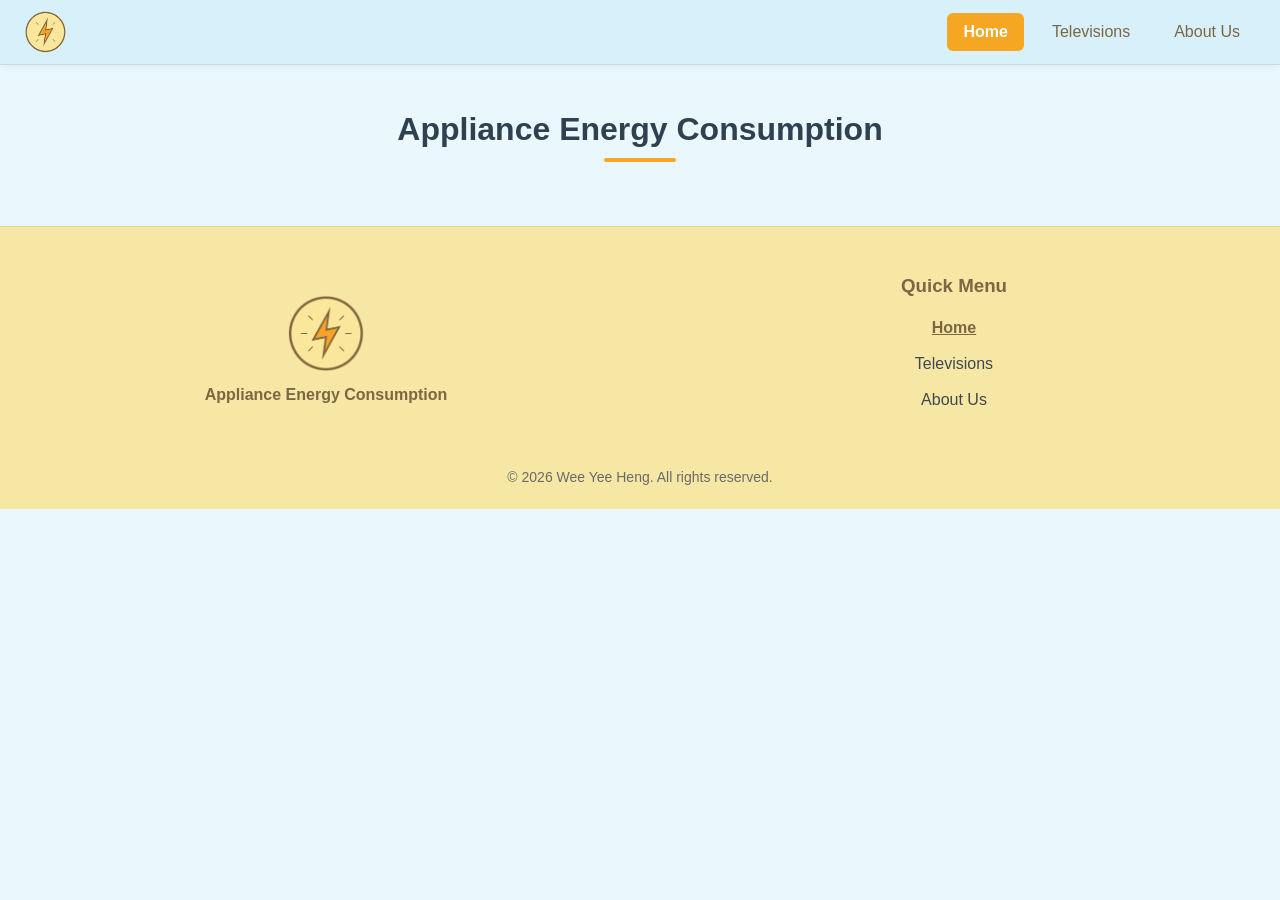
<file: index.html>
<!DOCTYPE html>
<html lang="en">
<head>
  <meta charset="utf-8">
  <meta name="viewport" content="width=device-width, initial-scale=1.0">
  <meta name="description" content="Appliance Energy Consumption Website for COS30045 Tutorial 1(a)">
  <meta name="keywords" content="COS30045, Tutorial 1(a), Index, Appliance Energy Consumption Website">
  <meta name="author" content="Wee Yee Heng">
  <link rel="stylesheet" href="style.css">
  <link rel="icon" type="image/x-icon" href="images/favicon.ico">
  <script type="text/javascript" src="script.js"></script>
  <title>Appliance Energy Consumption</title>
</head>
<body>
  <!-- Header / Navbar -->
  <header class="navbar">
    <div class="navbar-inner">
      <nav class="navlogo">
        <a href="index.html" onclick="goToPage('index.html'); return false;">
          <img src="images/power_logo.png" alt="Appliance Energy Consumption Home">
        </a>
      </nav>
      <nav class="navpage">
        <a href="index.html" onclick="goToPage('index.html'); return false;">Home</a>
        <a href="televisions.html" onclick="goToPage('televisions.html'); return false;">Televisions</a>
        <a href="about.html" onclick="goToPage('about.html'); return false;">About Us</a>
      </nav>
    </div>
  </header>

  <main class="main">
    <!--<section class="page-hero">
      <p class="page-eyebrow page-eyebrow-home">Welcome</p>
      <h1>Appliance Energy Consumption</h1>
      <p class="intro">
        Household appliances contribute significantly to residential
        electricity usage in Australia. This website explores the energy
        consumption patterns of common household appliances in the
        Australian market.
      </p>
    </section>-->

    <h1>Appliance Energy Consumption</h1>
    <div id="content"></div>
    
    <!-- NEW: Container for T04-3 chart -->
    <div class="responsive-svg-container"></div>

    <!-- Utility buttons -->
    <a href="#" class="scroll-btn"><img src="images/scroll.png" alt="Scroll To The Top"></a>
  </main>

  <!-- Footer -->
  <footer class="footer">
    <div class="footer-wrap">
      <div class="footer-brand">
        <figure class="footer-logo">
          <a href="index.html" onclick="goToPage('index.html'); return false;">
            <img src="images/power_logo.png" alt="Appliance Energy Consumption Home">
          </a>
          <figcaption>Appliance Energy Consumption</figcaption>
        </figure>
      </div>

      <nav class="footer-menu">
        <h3>Quick Menu</h3>
        <ul>
          <li><a href="index.html" onclick="goToPage('index.html'); return false;">Home</a></li>
          <li><a href="televisions.html" onclick="goToPage('televisions.html'); return false;">Televisions</a></li>
          <li><a href="about.html" onclick="goToPage('about.html'); return false;">About Us</a></li>
        </ul>
      </nav>
    </div>
    <div class="legal">© 2026 Wee Yee Heng. All rights reserved.</div>
  </footer>

  <!-- D3 library -->
  <script src="https://d3js.org/d3.v7.min.js"></script>
  <!-- NEW: T04-4 loader -->
  <script src="t04-4-load.js"></script>
  <!-- T04-4 loads CSV then calls createBarChart -->
  <script src="t04-5-bars.js"></script>
  <!-- T04-5 defines createBarChart -->
  <!-- Old js files (disabled while doing T04-5) -->
  <!-- <script src="energy-d3.js"></script> -->
  <!-- <script src="t04-3-bars.js"></script> -->
</body>
</html>
</file>
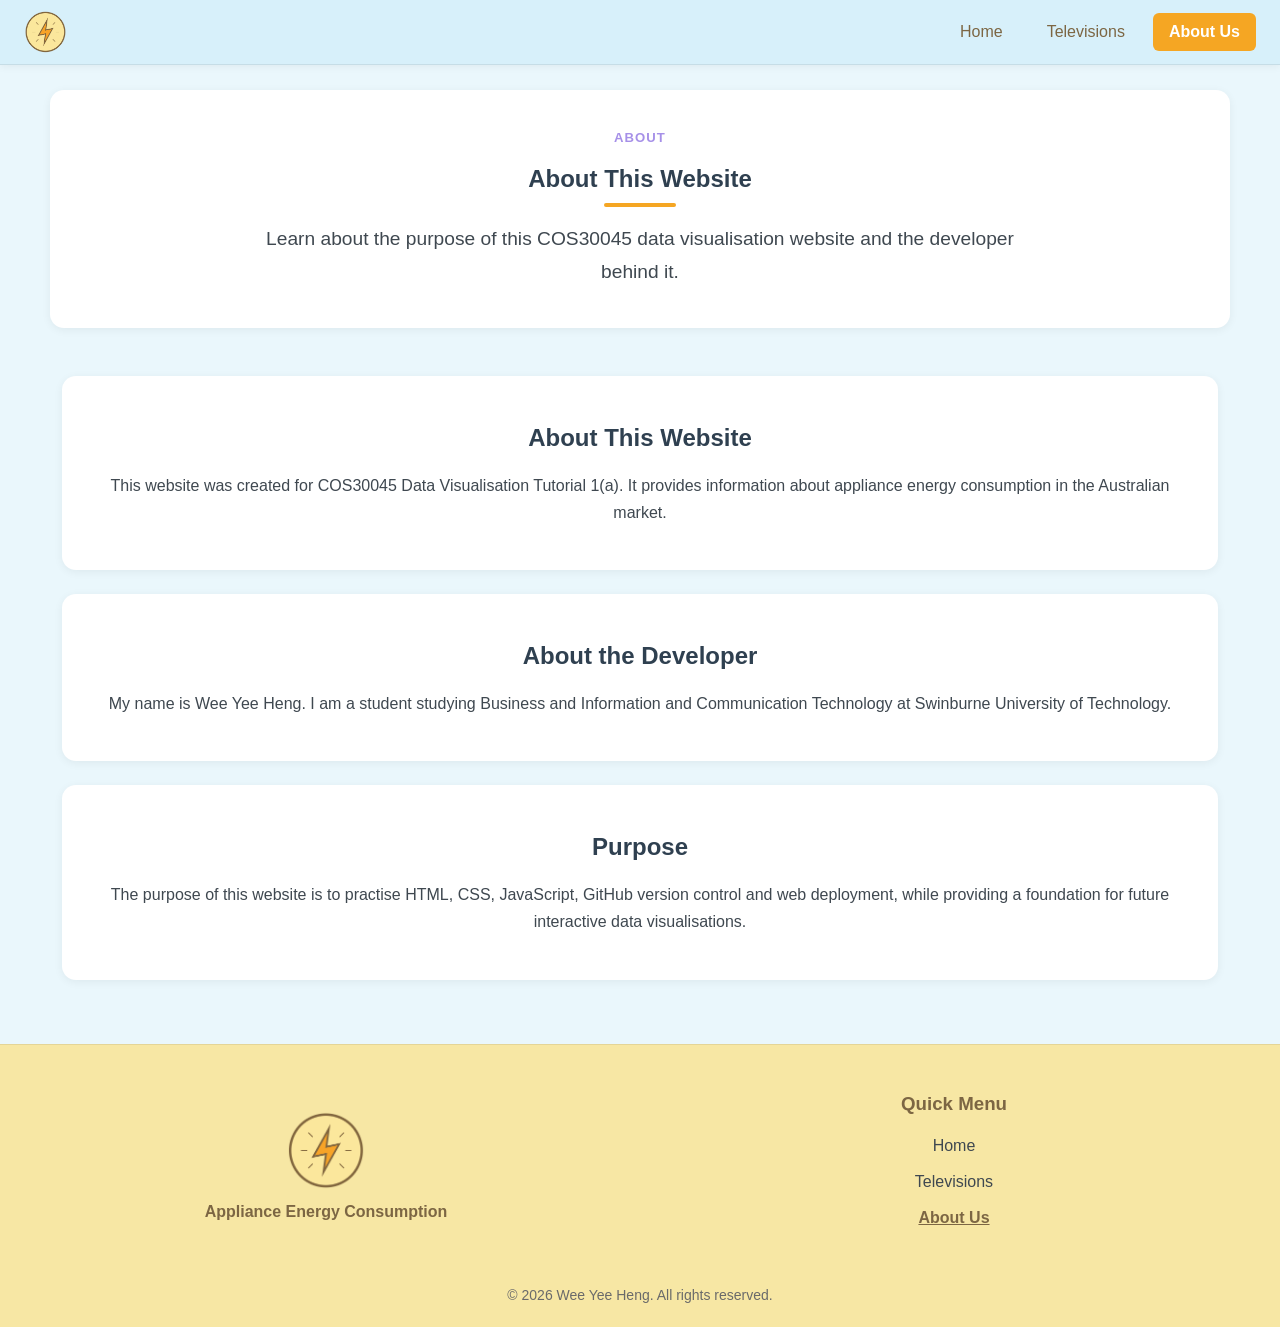
<file: about.html>
<!DOCTYPE html>
<html lang="en">
<head>
  <meta charset="utf-8">
  <meta name="viewport" content="width=device-width, initial-scale=1.0">
  <meta name="description" content="Appliance Energy Consumption Website for COS30045 Tutorial 1(a)">
  <meta name="keywords" content="COS30045, Tutorial 1(a), About Us, Appliance Energy Consumption Website">
  <meta name="author" content="Wee Yee Heng">
  <link rel="stylesheet" href="style.css">
  <link rel="icon" type="image/x-icon" href="images/favicon.ico">
  <script type="text/javascript" src="script.js"></script>
  <title>Appliance Energy Consumption</title>
</head>
<body>
  <!-- Header / Navbar -->
  <header class="navbar">
    <div class="navbar-inner">
      <nav class="navlogo">
        <a href="index.html" onclick="goToPage('index.html'); return false;">
          <img src="images/power_logo.png" alt="Appliance Energy Consumption Home">
        </a>
      </nav>
      <nav class="navpage">
        <a href="index.html" onclick="goToPage('index.html'); return false;">Home</a>
        <a href="televisions.html" onclick="goToPage('televisions.html'); return false;">Televisions</a>
        <a href="about.html" onclick="goToPage('about.html'); return false;">About Us</a>
      </nav>
    </div>
  </header>

  <main class="main">
    <section class="page-hero">
      <p class="page-eyebrow page-eyebrow-about">About</p>
      <h1>About This Website</h1>
      <p class="intro">
        Learn about the purpose of this COS30045 data visualisation website
        and the developer behind it.
      </p>
    </section>

    <section class="about-section">
      <h2>About This Website</h2>
      <p>
        This website was created for COS30045 Data Visualisation
        Tutorial 1(a). It provides information about appliance energy
        consumption in the Australian market.
      </p>
    </section>

    <section class="about-section">
      <h2>About the Developer</h2>
      <p>
        My name is Wee Yee Heng. I am a student studying Business and
        Information and Communication Technology at Swinburne University
        of Technology.
      </p>
    </section>

    <section class="about-section">
      <h2>Purpose</h2>
      <p>
        The purpose of this website is to practise HTML, CSS, JavaScript,
        GitHub version control and web deployment, while providing a
        foundation for future interactive data visualisations.
      </p>
    </section>

    <!-- Utility buttons -->
    <a href="#" class="scroll-btn"><img src="images/scroll.png" alt="Scroll To The Top"></a>
  </main>

  <!-- Footer -->
  <footer class="footer">
    <div class="footer-wrap">
      <div class="footer-brand">
        <figure class="footer-logo">
          <a href="index.html" onclick="goToPage('index.html'); return false;">
            <img src="images/power_logo.png" alt="Appliance Energy Consumption Home">
          </a>
          <figcaption>Appliance Energy Consumption</figcaption>
        </figure>
      </div>

      <nav class="footer-menu">
        <h3>Quick Menu</h3>
        <ul>
          <li><a href="index.html" onclick="goToPage('index.html'); return false;">Home</a></li>
          <li><a href="televisions.html" onclick="goToPage('televisions.html'); return false;">Televisions</a></li>
          <li><a href="about.html" onclick="goToPage('about.html'); return false;">About Us</a></li>
        </ul>
      </nav>
    </div>
    <div class="legal">© 2026 Wee Yee Heng. All rights reserved.</div>
  </footer>
</body>
</html>
</file>
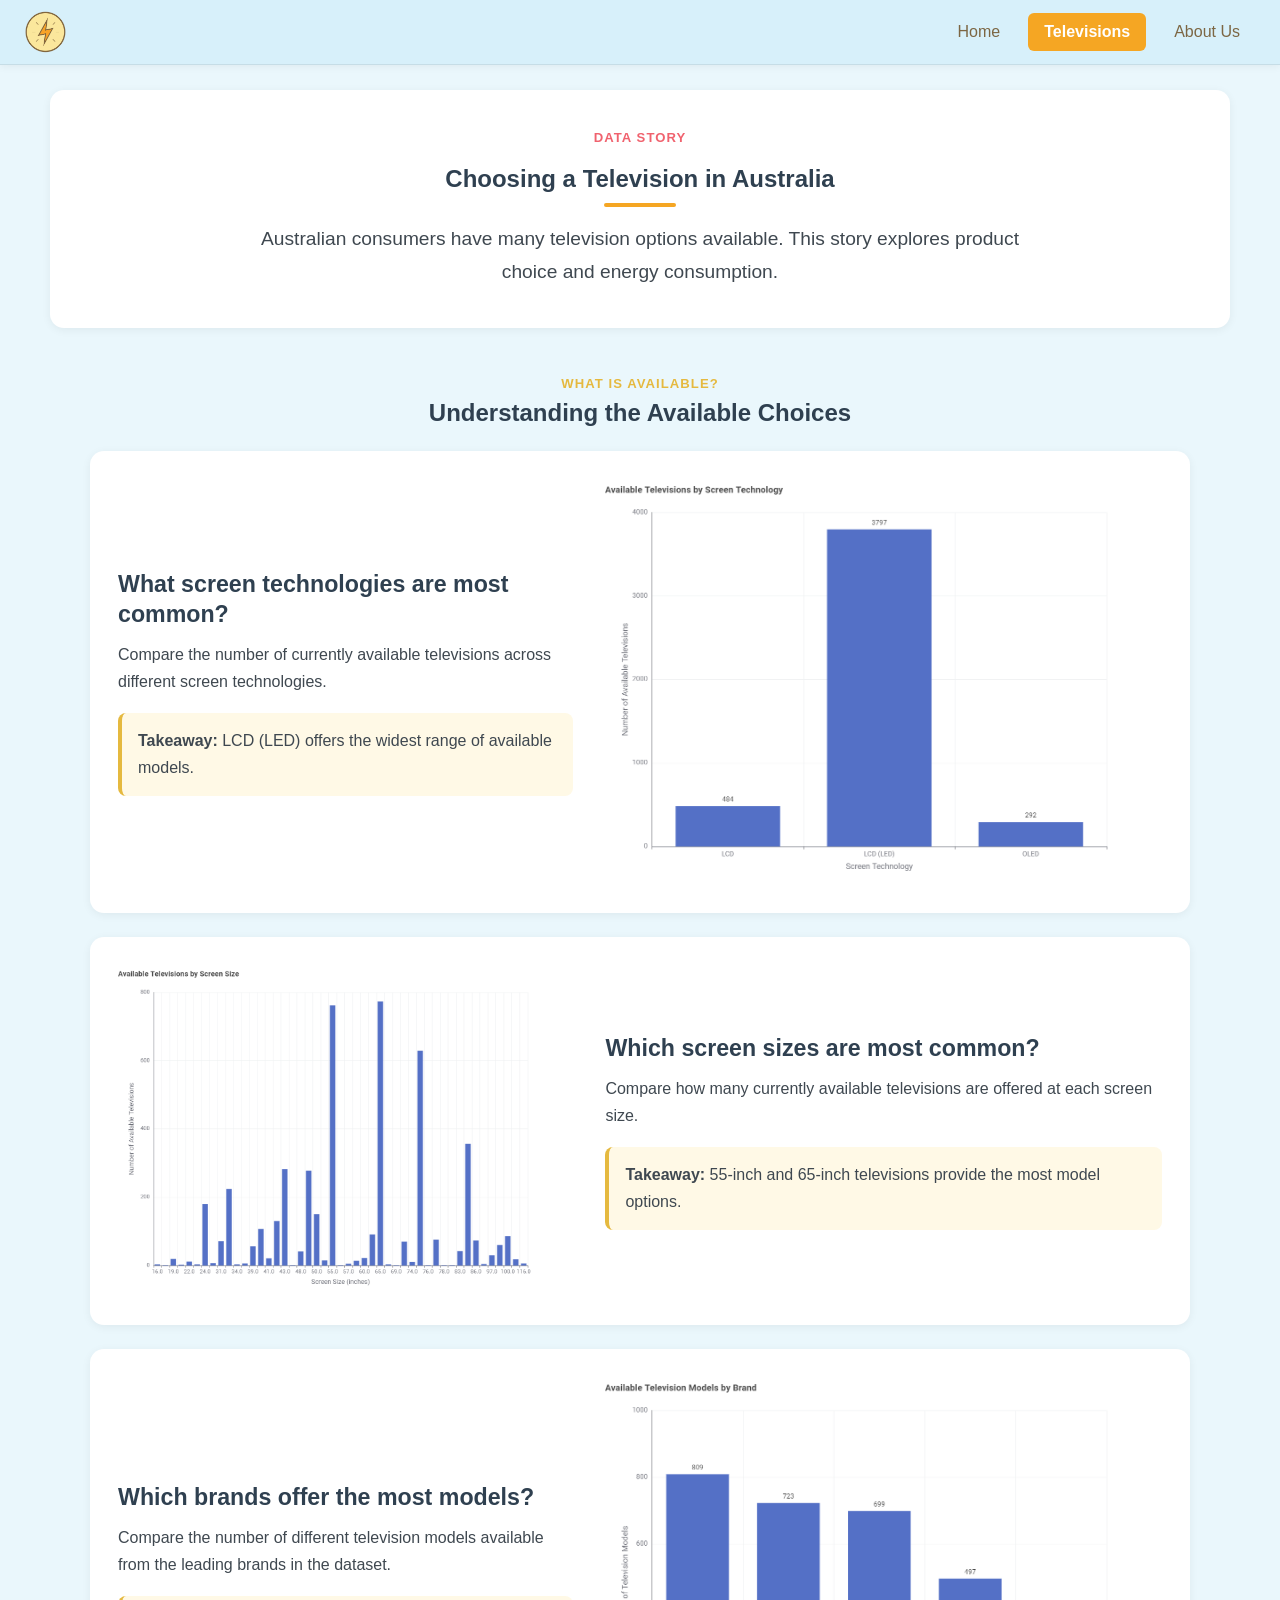
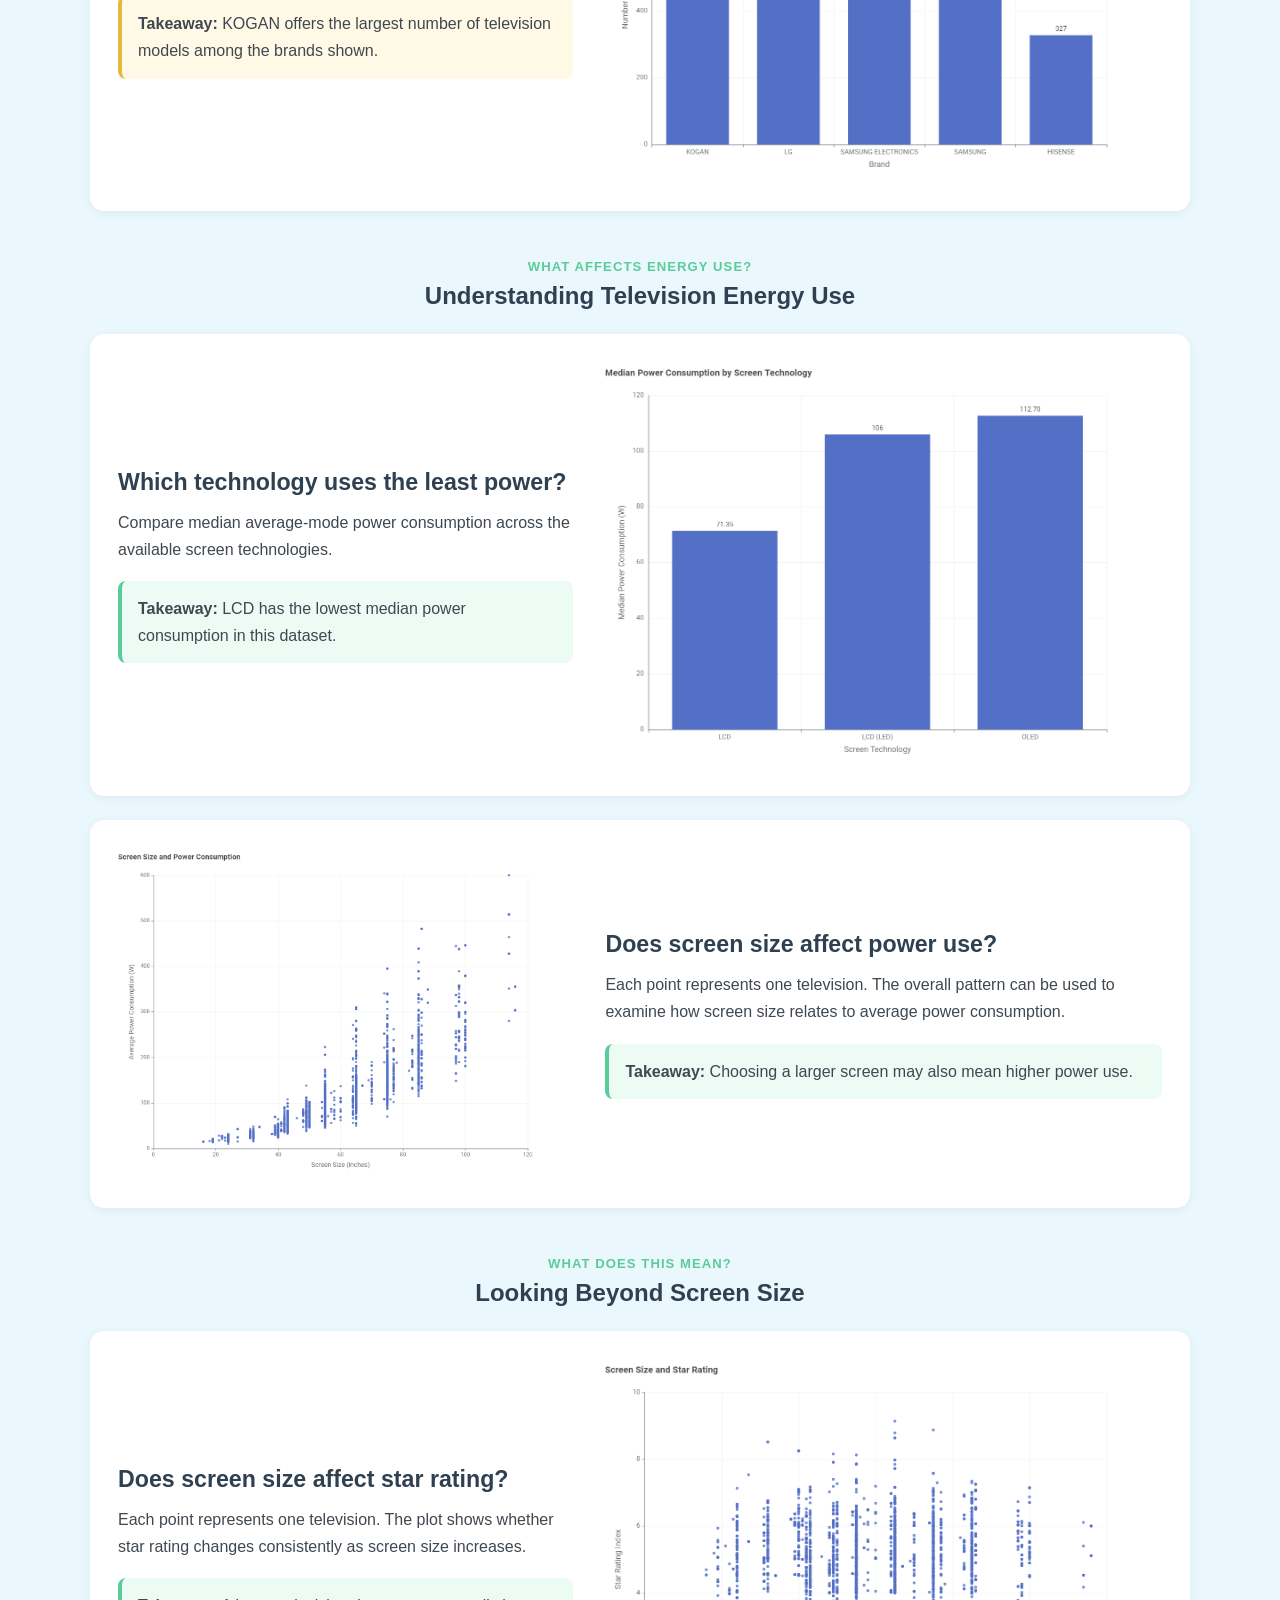
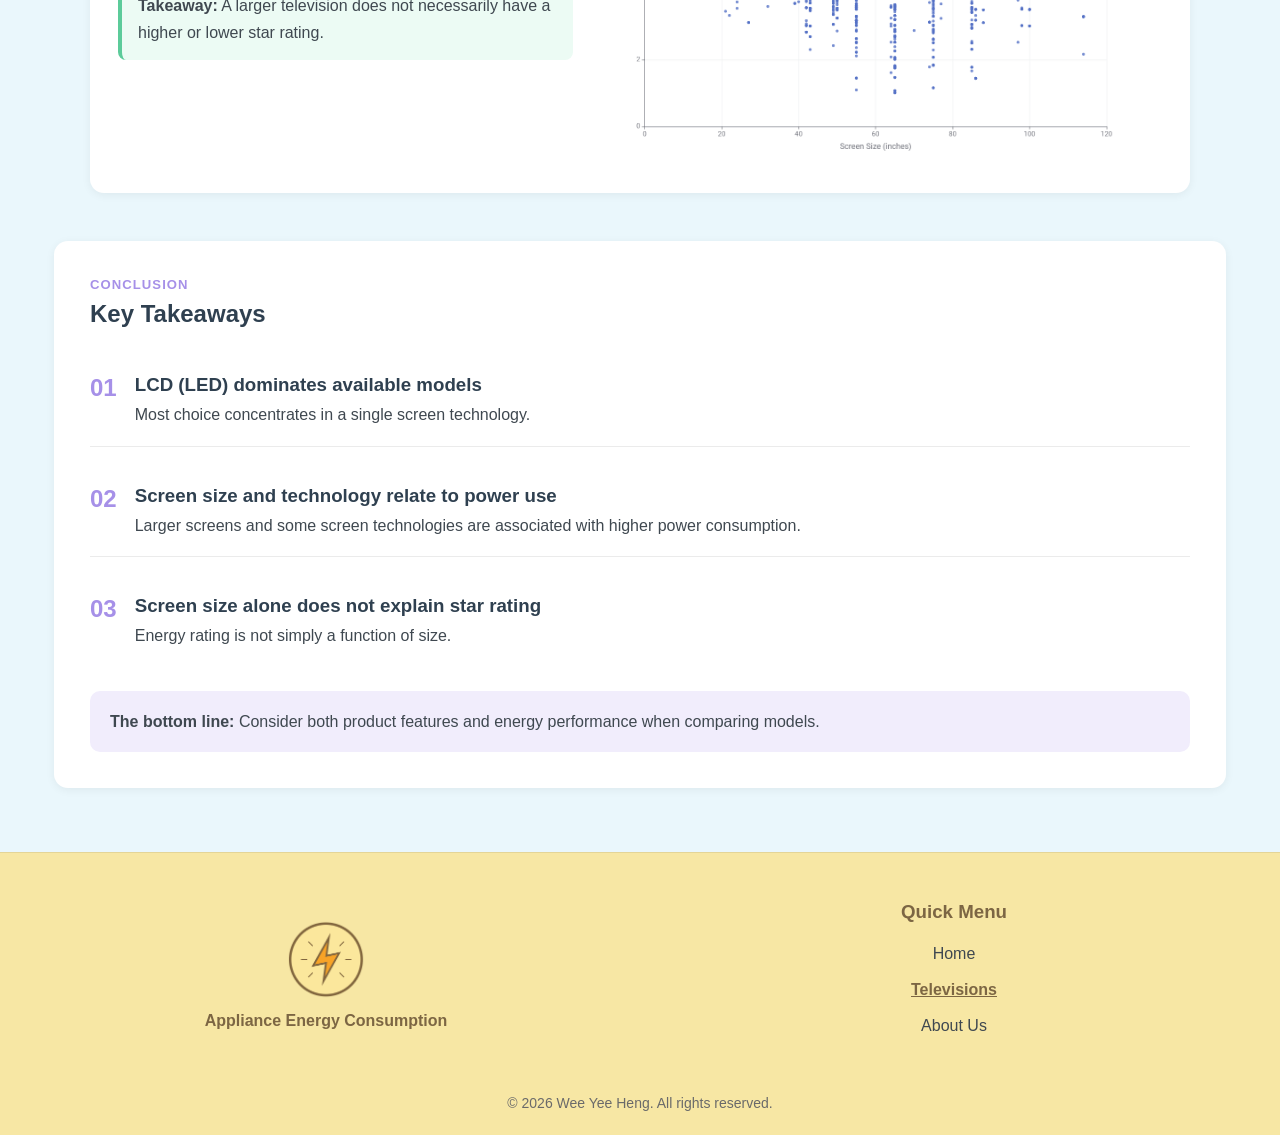
<file: televisions.html>
<!DOCTYPE html>
<html lang="en">
<head>
  <meta charset="utf-8">
  <meta name="viewport" content="width=device-width, initial-scale=1.0">
  <meta name="description" content="A data story exploring television choice and energy consumption in Australia for COS30045.">
  <meta name="keywords" content="COS30045, Data Visualisation, Televisions, Energy Consumption, Australia">
  <meta name="author" content="Wee Yee Heng">
  <link rel="stylesheet" href="style.css">
  <link rel="icon" type="image/x-icon" href="images/favicon.ico">
  <script type="text/javascript" src="script.js"></script>
  <title>Television Energy Consumption</title>
</head>
<body>
  <!-- Header / Navbar -->
  <header class="navbar">
    <div class="navbar-inner">
      <nav class="navlogo">
        <a href="index.html" onclick="goToPage('index.html'); return false;">
          <img src="images/power_logo.png" alt="Appliance Energy Consumption Home">
        </a>
      </nav>
      <nav class="navpage">
        <a href="index.html" onclick="goToPage('index.html'); return false;">Home</a>
        <a href="televisions.html" onclick="goToPage('televisions.html'); return false;">Televisions</a>
        <a href="about.html" onclick="goToPage('about.html'); return false;">About Us</a>
      </nav>
    </div>
  </header>

  <main class="main television-story">
    <!-- Story introduction -->
    <section class="page-hero">
      <p class="page-eyebrow page-eyebrow-story">Data Story</p>
      <h1>Choosing a Television in Australia</h1>
      <p class="intro">
        Australian consumers have many television options available.
        This story explores product choice and energy consumption.
      </p>
    </section>

    <!-- What is available? -->
    <section class="story-group" aria-labelledby="available-heading">
      <div class="story-group-heading">
        <p class="story-eyebrow story-eyebrow-choice">What is available?</p>
        <h2 id="available-heading">Understanding the Available Choices</h2>
      </div>

      <article class="story-card">
        <div class="story-copy">
          <h3>What screen technologies are most common?</h3>
          <p class="story-description">
            Compare the number of currently available televisions across different screen technologies.
          </p>
          <p class="story-takeaway"><strong>Takeaway:</strong> LCD (LED) offers the widest range of available models.</p>
        </div>
        <figure class="story-visual">
          <img src="images/Chart/Q1.png" alt="Bar chart showing available televisions by screen technology">
        </figure>
      </article>

      <article class="story-card story-card-reverse">
        <div class="story-copy">
          <h3>Which screen sizes are most common?</h3>
          <p class="story-description">
            Compare how many currently available televisions are offered at each screen size.
          </p>
          <p class="story-takeaway"><strong>Takeaway:</strong> 55-inch and 65-inch televisions provide the most model options.</p>
        </div>
        <figure class="story-visual">
          <img src="images/Chart/Q2.png" alt="Bar chart showing available televisions by screen size">
        </figure>
      </article>

      <article class="story-card">
        <div class="story-copy">
          <h3>Which brands offer the most models?</h3>
          <p class="story-description">
            Compare the number of different television models available from the leading brands in the dataset.
          </p>
          <p class="story-takeaway"><strong>Takeaway:</strong> KOGAN offers the largest number of television models among the brands shown.</p>
        </div>
        <figure class="story-visual">
          <img src="images/Chart/Q3.png" alt="Bar chart showing the number of television models by brand">
        </figure>
      </article>
    </section>

    <!-- What affects energy use? -->
    <section class="story-group" aria-labelledby="energy-heading">
      <div class="story-group-heading">
        <p class="story-eyebrow story-eyebrow-energy">What affects energy use?</p>
        <h2 id="energy-heading">Understanding Television Energy Use</h2>
      </div>

      <article class="story-card">
        <div class="story-copy">
          <h3>Which technology uses the least power?</h3>
          <p class="story-description">
            Compare median average-mode power consumption across the available screen technologies.
          </p>
          <p class="story-takeaway"><strong>Takeaway:</strong> LCD has the lowest median power consumption in this dataset.</p>
        </div>
        <figure class="story-visual">
          <img src="images/Chart/Q4.png" alt="Bar chart showing median power consumption by screen technology">
        </figure>
      </article>

      <article class="story-card story-card-reverse">
        <div class="story-copy">
          <h3>Does screen size affect power use?</h3>
          <p class="story-description">
            Each point represents one television. The overall pattern can be used to examine how screen size relates to average power consumption.
          </p>
          <p class="story-takeaway"><strong>Takeaway:</strong> Choosing a larger screen may also mean higher power use.</p>
        </div>
        <figure class="story-visual">
          <img src="images/Chart/Q5.png" alt="Scatter plot showing the relationship between screen size and power consumption">
        </figure>
      </article>
    </section>

    <!-- What does this mean? -->
    <section class="story-group" aria-labelledby="meaning-heading">
      <div class="story-group-heading">
        <p class="story-eyebrow story-eyebrow-meaning">What does this mean?</p>
        <h2 id="meaning-heading">Looking Beyond Screen Size</h2>
      </div>

      <article class="story-card">
        <div class="story-copy">
          <h3>Does screen size affect star rating?</h3>
          <p class="story-description">
            Each point represents one television. The plot shows whether star rating changes consistently as screen size increases.
          </p>
          <p class="story-takeaway"><strong>Takeaway:</strong> A larger television does not necessarily have a higher or lower star rating.</p>
        </div>
        <figure class="story-visual">
          <img src="images/Chart/Q6.png" alt="Scatter plot showing the relationship between screen size and star rating">
        </figure>
      </article>
    </section>

    <!-- Conclusion -->
    <section class="story-summary" aria-labelledby="takeaways-heading">
      <p class="story-eyebrow story-eyebrow-summary">Conclusion</p>
      <h2 id="takeaways-heading">Key Takeaways</h2>

      <div class="takeaway-grid">
        <article class="takeaway-item">
          <span class="takeaway-number">01</span>
          <div>
            <h3>LCD (LED) dominates available models</h3>
            <p>Most choice concentrates in a single screen technology.</p>
          </div>
        </article>

        <article class="takeaway-item">
          <span class="takeaway-number">02</span>
          <div>
            <h3>Screen size and technology relate to power use</h3>
            <p>Larger screens and some screen technologies are associated with higher power consumption.</p>
          </div>
        </article>

        <article class="takeaway-item">
          <span class="takeaway-number">03</span>
          <div>
            <h3>Screen size alone does not explain star rating</h3>
            <p>Energy rating is not simply a function of size.</p>
          </div>
        </article>
      </div>

      <p class="bottom-line">
        <strong>The bottom line:</strong> Consider both product features and energy performance when comparing models.
      </p>
    </section>

    <a href="#" class="scroll-btn"><img src="images/scroll.png" alt="Scroll To The Top"></a>
  </main>

  <!-- Footer -->
  <footer class="footer">
    <div class="footer-wrap">
      <div class="footer-brand">
        <figure class="footer-logo">
          <a href="index.html" onclick="goToPage('index.html'); return false;">
            <img src="images/power_logo.png" alt="Appliance Energy Consumption Home">
          </a>
          <figcaption>Appliance Energy Consumption</figcaption>
        </figure>
      </div>

      <nav class="footer-menu">
        <h3>Quick Menu</h3>
        <ul>
          <li><a href="index.html" onclick="goToPage('index.html'); return false;">Home</a></li>
          <li><a href="televisions.html" onclick="goToPage('televisions.html'); return false;">Televisions</a></li>
          <li><a href="about.html" onclick="goToPage('about.html'); return false;">About Us</a></li>
        </ul>
      </nav>
    </div>
    <div class="legal">© 2026 Wee Yee Heng. All rights reserved.</div>
  </footer>
</body>
</html>
</file>
<file: style.css>
/* ========================
  Theme
======================== */
:root {
  --page-bg: #EAF7FC;
  --navbar-bg: #D7F0FA;
  --footer-bg: #F7E7A4;
  --surface: #FFFFFF;

  --text-color: #3F4850;
  --heading-color: #2F4050;

  --brand: #F5A623;
  --brand-hover: #E58C17;

  --accent-blue: #B4E4F9;
  --accent-yellow: #FDD226;
  --accent-brown: #7C6643;

  --story-context: #F0626E;
  --story-choice: #E5B93F;
  --story-energy: #5CCB9A;
  --story-meaning: #65CFA3;
  --story-summary: #A690E8;
}

/* ========================
   Global
======================== */
html {
  scroll-behavior: smooth;
}

body {
  margin: 0;
  background-color: var(--page-bg);
  color: var(--text-color);
  font-family: Arial, Helvetica, sans-serif;
}

/* ========================
   Navigation
======================== */
.navbar {
  position: fixed;
  top: 0;
  left: 0;
  right: 0;
  background-color: var(--navbar-bg);
  z-index: 1000;
  border-bottom: 1px solid rgba(0, 0, 0, 0.08);
  box-shadow: 0 2px 8px rgba(0, 0, 0, 0.05);
}

.navbar-inner {
  max-width: 1300px;
  margin: 0 auto;
  padding: 10px 24px;
  display: flex;
  align-items: center;
  justify-content: space-between;
}

.navlogo {
  display: flex;
  align-items: center;
}

.navlogo img {
  width: auto;
  height: 44px;
  display: block;
}

.navpage {
  display: flex;
  align-items: center;
  gap: 12px;
}

.navpage a {
  display: inline-flex;
  align-items: center;
  padding: 10px 16px;
  color: var(--accent-brown);
  text-decoration: none;
  border-radius: 6px;
  transition:
    background-color 0.2s ease,
    color 0.2s ease;
}

.navpage a:hover {
  background-color: var(--brand);
  color: var(--surface);
}

.navpage a.nav-active {
  background-color: var(--brand);
  color: var(--surface);
  font-weight: 700;
}

/* ========================
   Main Content
======================== */
.main {
  max-width: 1300px;
  margin: 0 auto;
  padding: 90px 24px 0;
  text-align: center;
}

.main h1 {
  color: var(--heading-color);
  margin-bottom: 16px;
}

.main h1::after {
  content: "";
  display: block;
  width: 72px;
  height: 4px;
  margin: 10px auto 0;
  background-color: var(--brand);
  border-radius: 2px;
}

.main h2 {
  color: var(--heading-color);
}

.intro {
  max-width: 800px;
  margin: 0 auto;
  font-size: 1.2rem;
  line-height: 1.7;
  color: var(--text-color);
}

.page-hero,
.content-section,
.about-section,
.story-group,
.story-summary {
  max-width: 1100px;
  margin-left: auto;
  margin-right: auto;
}

.page-hero {
  margin-bottom: 48px;
  padding: 40px;
  background-color: var(--surface);
  border-radius: 14px;
  box-shadow: 0 2px 10px rgba(0, 0, 0, 0.06);
  text-align: center;
}

.page-eyebrow,
.story-eyebrow {
  margin: 0 0 8px;
  font-size: 0.82rem;
  font-weight: 700;
  letter-spacing: 0.08em;
  text-transform: uppercase;
}

.page-eyebrow-home {
  color: var(--brand);
}

.page-eyebrow-story {
  color: var(--story-context);
}

.page-eyebrow-about {
  color: var(--story-summary);
}

.content-section,
.about-section {
  margin-top: 24px;
  margin-bottom: 24px;
  padding: 28px;
  background-color: var(--surface);
  border-radius: 14px;
  box-shadow: 0 2px 10px rgba(0, 0, 0, 0.06);
}

.content-section p,
.about-section p {
  line-height: 1.7;
}

/* ========================
   Television Data Story
======================== */
.television-story {
  text-align: left;
}

.television-story .page-hero {
  text-align: center;
}

.story-group,
.story-summary {
  margin-bottom: 48px;
}

.story-eyebrow-choice {
  color: var(--story-choice);
}

.story-eyebrow-energy,
.story-eyebrow-meaning {
  color: var(--story-energy);
}

.story-eyebrow-summary {
  color: var(--story-summary);
}

.story-group-heading {
  margin-bottom: 24px;
  text-align: center;
}

.story-group-heading h2,
.story-summary > h2 {
  margin: 0;
  color: var(--heading-color);
}

.story-card {
  display: grid;
  grid-template-columns: minmax(0, 0.9fr) minmax(0, 1.1fr);
  align-items: center;
  gap: 32px;
  margin: 24px 0;
  padding: 28px;
  background-color: var(--surface);
  border-radius: 14px;
  box-shadow: 0 2px 10px rgba(0, 0, 0, 0.06);
}

.story-card-reverse .story-copy {
  order: 2;
}

.story-card-reverse .story-visual {
  order: 1;
}

.story-copy h3 {
  margin: 0 0 12px;
  color: var(--heading-color);
  font-size: 1.45rem;
  line-height: 1.3;
}

.story-description,
.story-takeaway {
  margin: 0;
  line-height: 1.7;
}

.story-takeaway {
  margin-top: 18px;
  padding: 14px 16px;
  background-color: #FFF9E6;
  border-left: 4px solid var(--story-choice);
  border-radius: 8px;
}

.story-group:nth-of-type(3) .story-takeaway,
.story-group:nth-of-type(4) .story-takeaway {
  background-color: #ECFBF4;
  border-left-color: var(--story-energy);
}

.story-visual {
  margin: 0;
  padding: 0;
  min-width: 0;
}

.story-visual img {
  display: block;
  width: 100%;
  height: auto;
  border-radius: 10px;
}

.story-summary {
  padding: 36px;
  background-color: var(--surface);
  border-radius: 14px;
  box-shadow: 0 2px 10px rgba(0, 0, 0, 0.06);
}

.takeaway-grid {
  display: grid;
  gap: 20px;
  margin-top: 28px;
}

.takeaway-item {
  display: grid;
  grid-template-columns: auto 1fr;
  gap: 18px;
  align-items: start;
  padding: 18px 0;
  border-bottom: 1px solid rgba(0, 0, 0, 0.08);
}

.takeaway-item:last-child {
  border-bottom: 0;
}

.takeaway-number {
  color: var(--story-summary);
  font-size: 1.5rem;
  font-weight: 700;
}

.takeaway-item h3 {
  margin: 0 0 6px;
  color: var(--heading-color);
}

.takeaway-item p {
  margin: 0;
  line-height: 1.6;
}

.bottom-line {
  margin: 24px 0 0;
  padding: 18px 20px;
  background-color: #F1EDFC;
  border-radius: 10px;
  line-height: 1.6;
}

/* ========================
   Scroll To Top Button
======================== */
.scroll-btn {
  position: fixed;
  right: 20px;
  bottom: 20px;
  width: 52px;
  height: 52px;
  background-color: var(--brand);
  border-radius: 50%;
  display: flex;
  align-items: center;
  justify-content: center;
  opacity: 0;
  visibility: hidden;
  pointer-events: none;
  z-index: 999;
  transition:
    opacity 0.3s ease,
    background-color 0.2s ease;
}

.scroll-btn.visible {
  opacity: 1;
  visibility: visible;
  pointer-events: auto;
}

.scroll-btn:hover {
  background-color: var(--brand-hover);
}

.scroll-btn img {
  width: 26px;
  height: 26px;
}

/* ========================
   Footer
======================== */
.footer {
  margin-top: 64px;
  background-color: var(--footer-bg);
  border-top: 1px solid rgba(0, 0, 0, 0.08);
  color: var(--text-color);
}

.footer-wrap {
  max-width: 1300px;
  margin: 0 auto;
  padding: 32px 24px;
  display: grid;
  grid-template-columns: 1fr 1fr;
  gap: 24px;
}

.footer-brand,
.footer-menu {
  display: flex;
  flex-direction: column;
  align-items: center;
  justify-content: center;
  padding: 16px;
}

.footer-logo {
  margin: 0;
  text-align: center;
}

.footer-logo img {
  width: 80px;
  height: auto;
  margin-bottom: 8px;
}

.footer-logo figcaption {
  color: var(--accent-brown);
  font-weight: 700;
}

.footer-menu h3 {
  margin: 0 0 10px;
  color: var(--accent-brown);
}

.footer-menu ul {
  margin: 0;
  padding: 0;
  list-style: none;
  text-align: center;
}

.footer-menu li {
  margin: 6px 0;
}

.footer-menu a {
  display: inline-block;
  padding: 6px 12px;
  color: var(--text-color);
  text-decoration: none;
  border-radius: 4px;
  transition: color 0.2s ease;
}

.footer-menu a:hover {
  color: var(--brand-hover);
}

.footer-menu a.nav-active {
  color: var(--accent-brown);
  font-weight: 700;
  text-decoration: underline;
}

.legal {
  max-width: 1300px;
  margin: 0 auto;
  padding: 0 24px 24px;
  text-align: center;
  font-size: 14px;
  color: #6A6A6A;
}

.legal p {
  margin: 4px 0;
}

/* ========================
   Responsive
======================== */
@media (max-width: 900px) {
  .story-card,
  .story-card-reverse {
    grid-template-columns: 1fr;
  }

  .story-card-reverse .story-copy,
  .story-card-reverse .story-visual {
    order: initial;
  }
}

@media (max-width: 700px) {
  .navbar-inner {
    flex-direction: column;
    gap: 8px;
  }

  .main {
    padding-top: 130px;
  }

  .navpage {
    gap: 4px;
  }

  .navpage a {
    padding: 8px 10px;
  }

  .page-hero,
  .content-section,
  .about-section,
  .story-card,
  .story-summary {
    padding: 20px;
  }

  .footer-wrap {
    grid-template-columns: 1fr;
  }
}

/* ========================
   SVG Container
======================== */
.responsive-svg-container {
margin: 0 auto; /* center */
width: 100%; /* fill parent width */
max-width: 1200px; /* cap max width */
}
</file>
